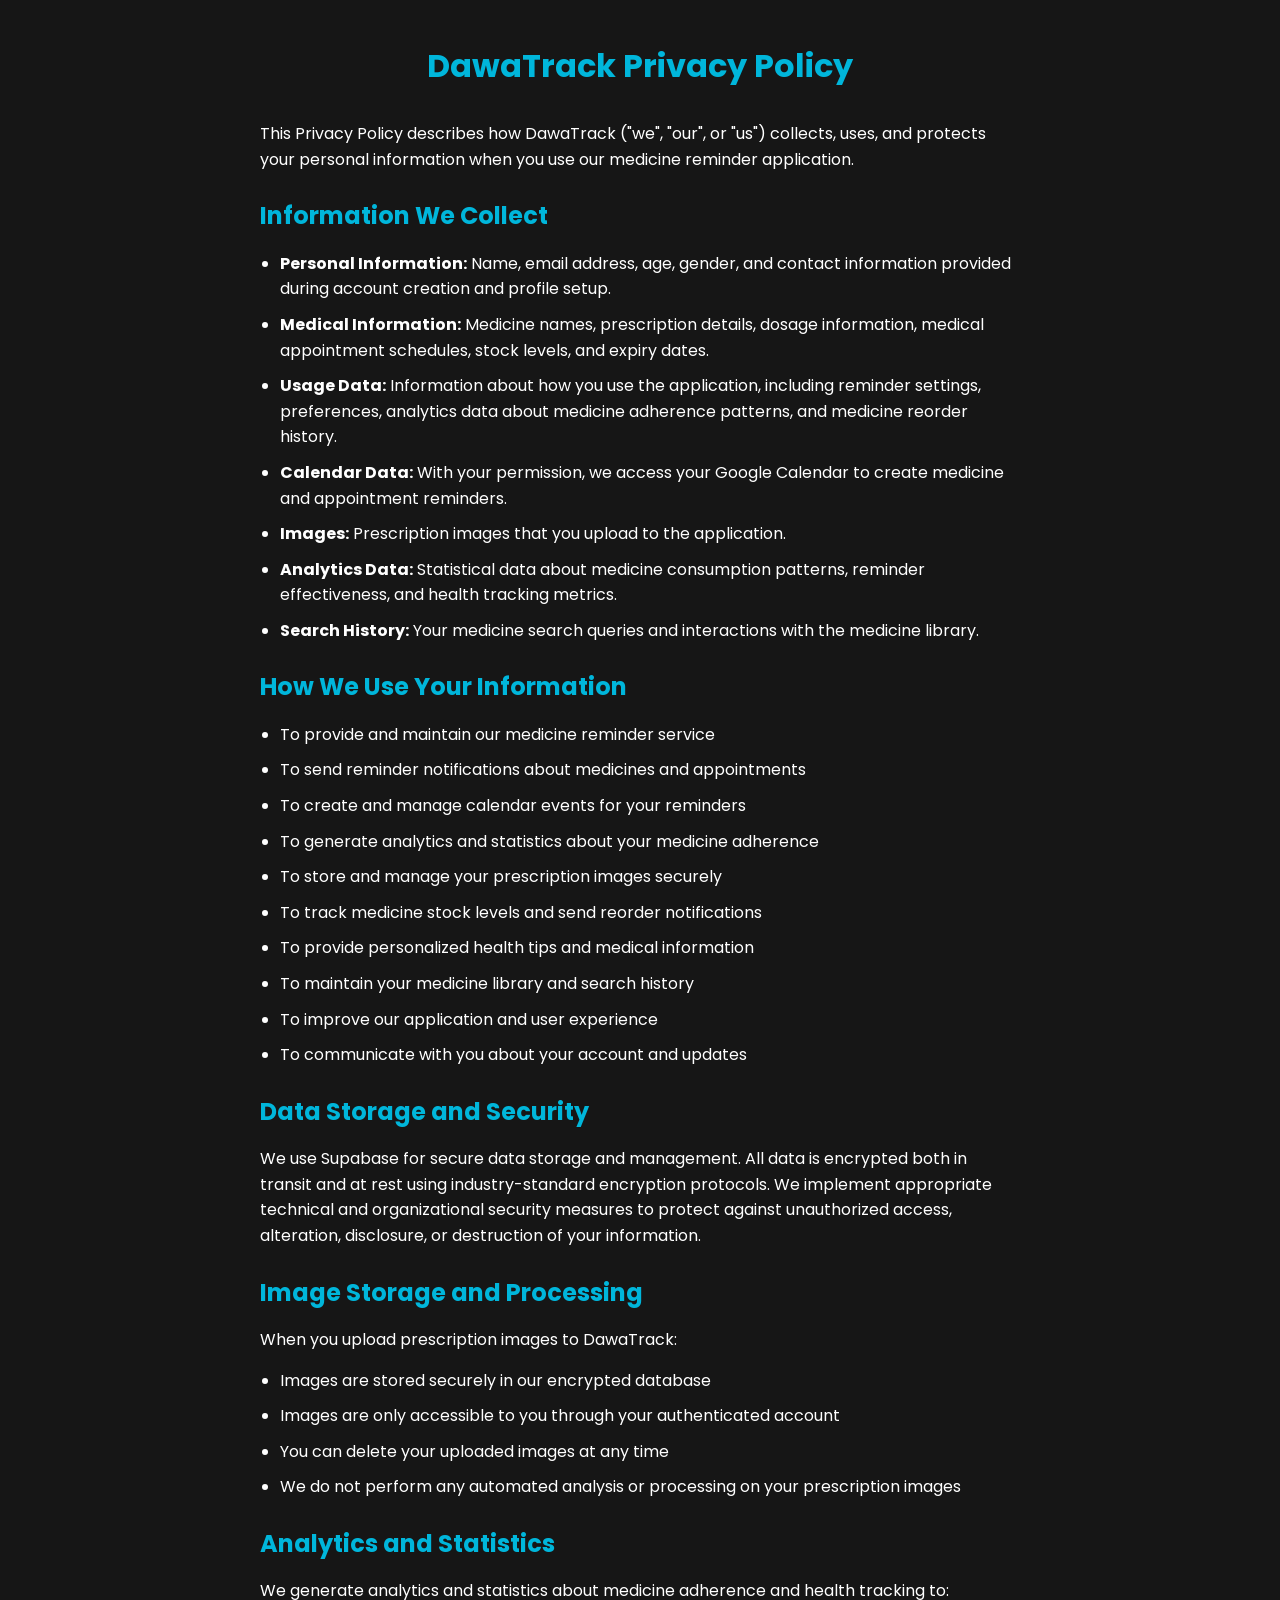
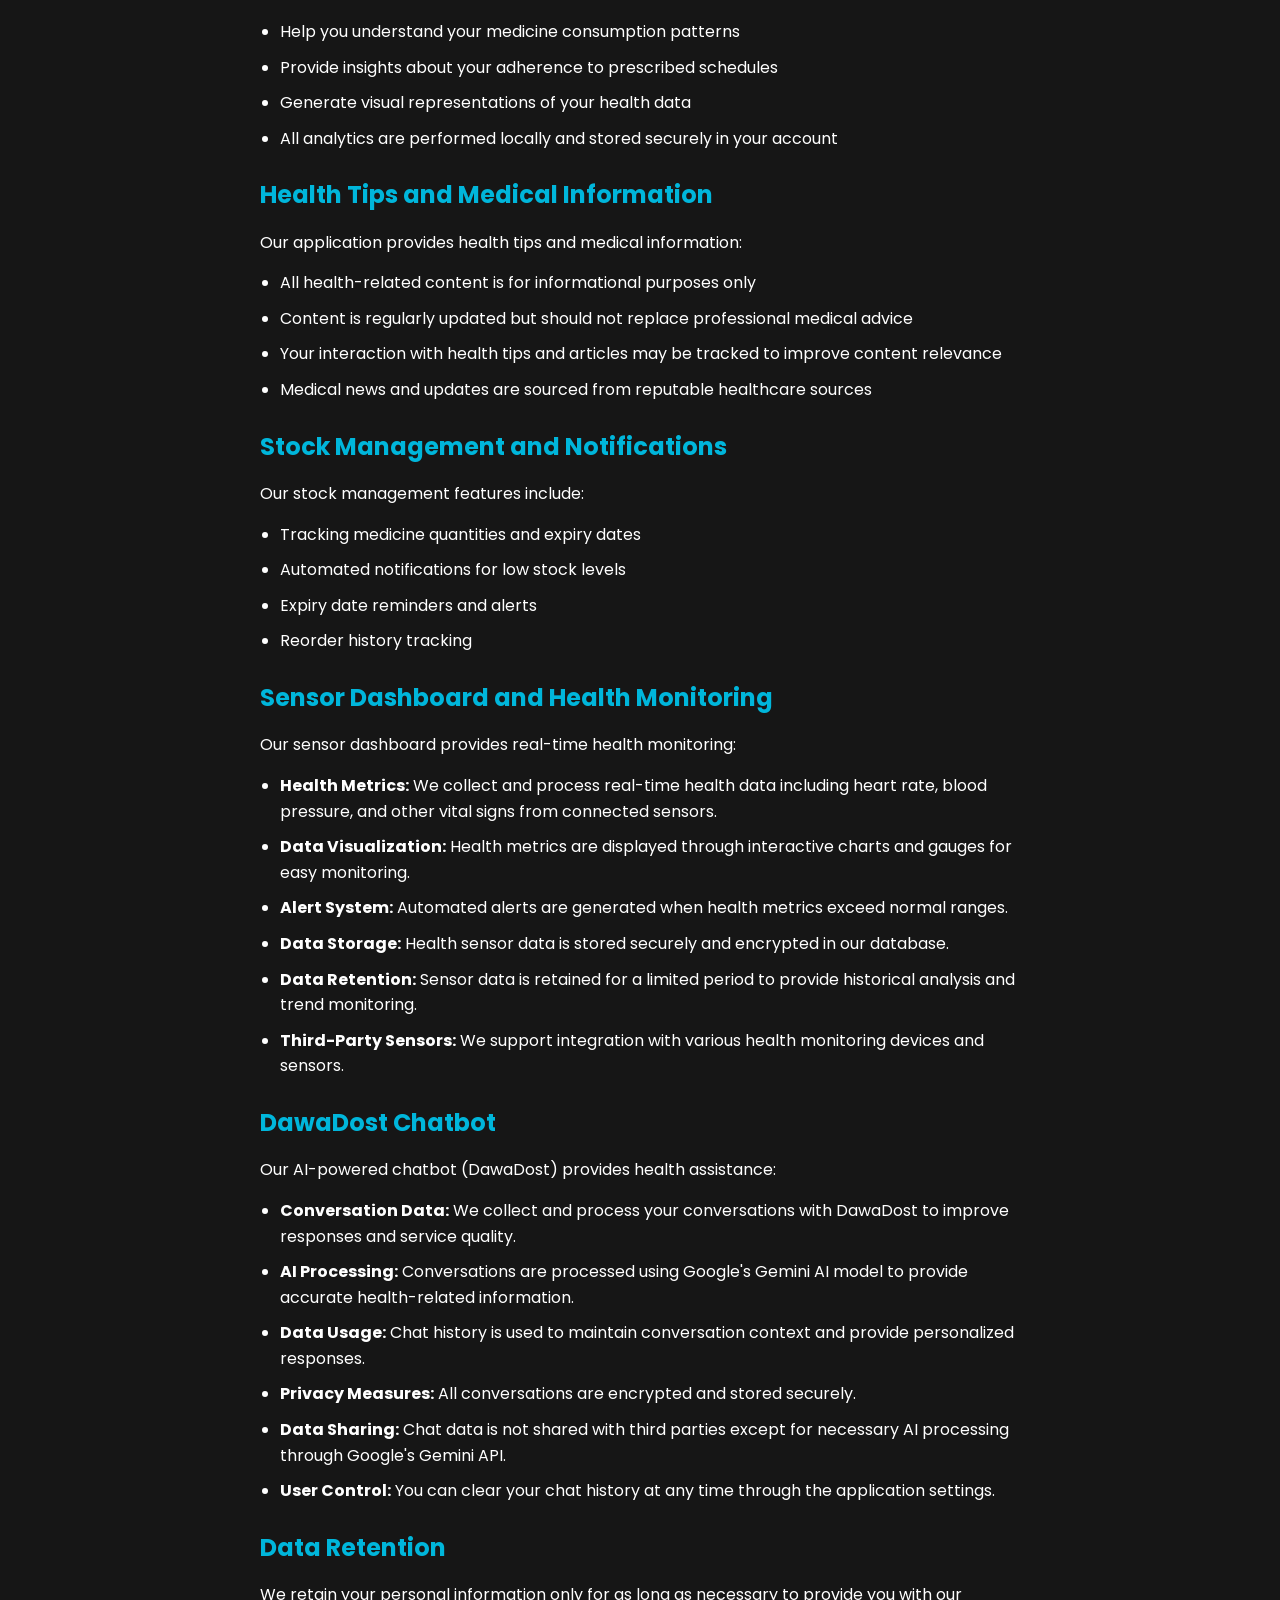
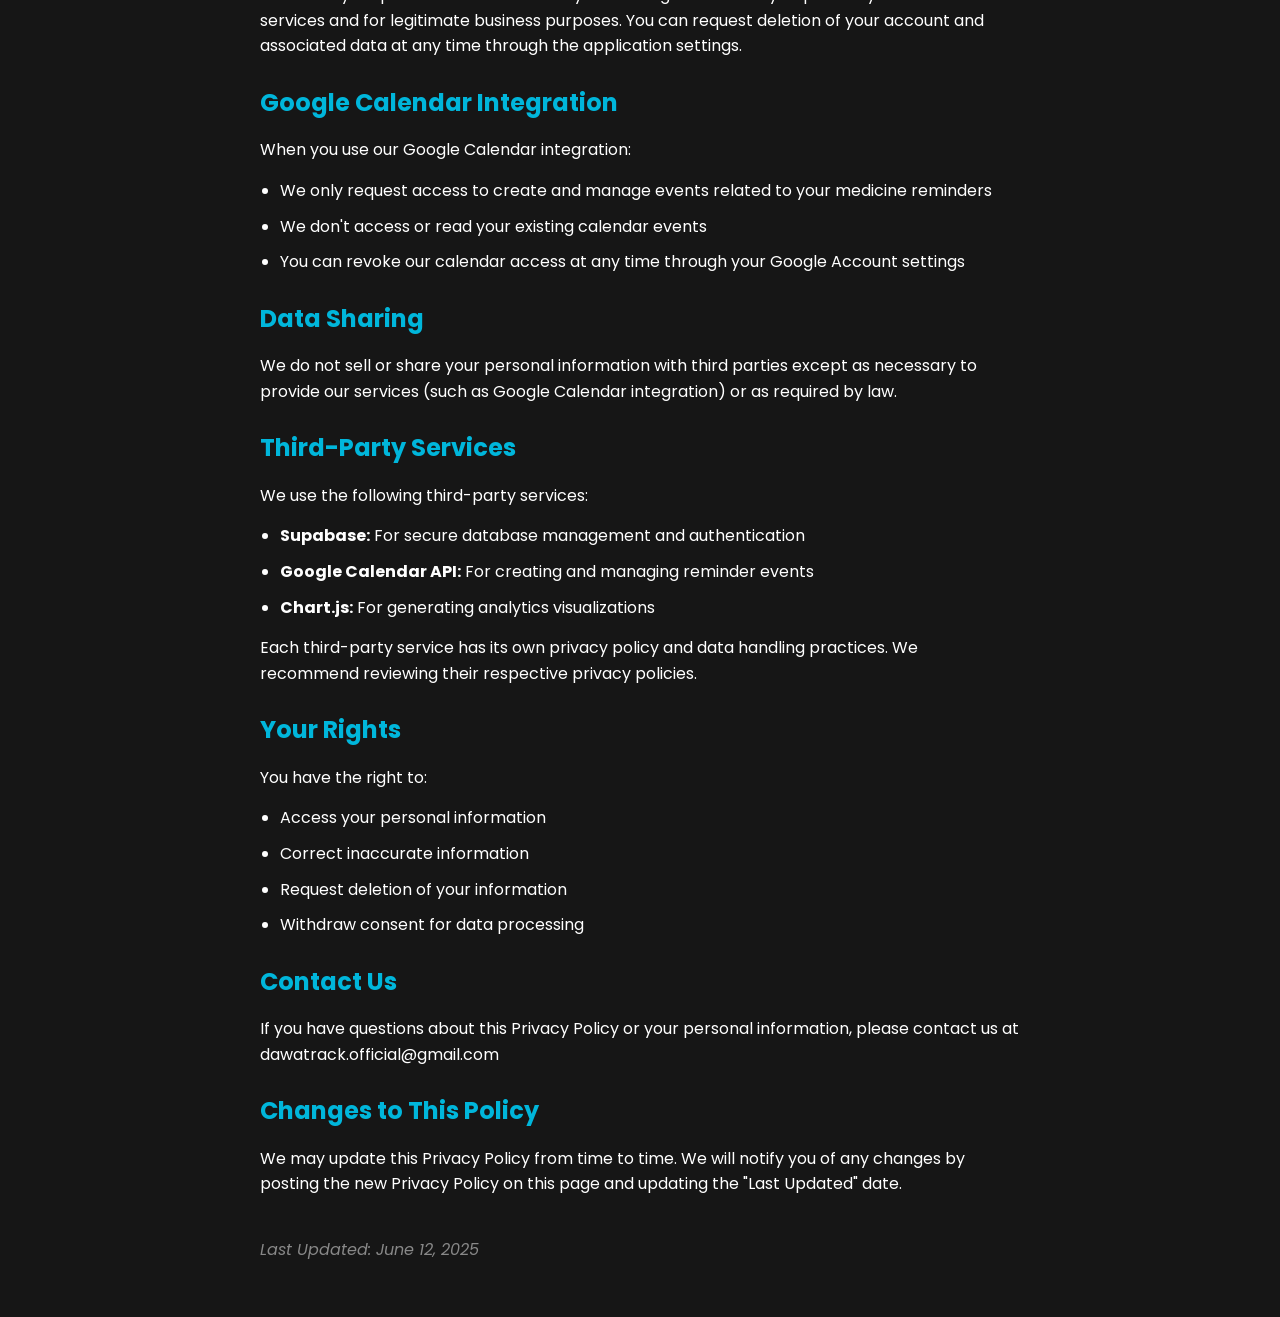
<file: privacy_policy.html>
<!DOCTYPE html>
<html lang="en">
<head>
    <meta charset="UTF-8">
    <meta name="viewport" content="width=device-width, initial-scale=1.0">
    <title>Privacy Policy - DawaTrack</title>
    <link href="https://fonts.googleapis.com/css2?family=Poppins:wght@300;400;500;600&display=swap" rel="stylesheet">
    <style>
        :root {
            --primary-color: #00b6db;
            --background-color: #161616;
            --text-color: #ffffff;
            --card-bg: #242424;
        }

        * {
            margin: 0;
            padding: 0;
            box-sizing: border-box;
            font-family: 'Poppins', sans-serif;
        }

        body {
            background-color: var(--background-color);
            color: var(--text-color);
            line-height: 1.6;
            padding: 20px;
        }

        .container {
            max-width: 800px;
            margin: 0 auto;
            padding: 20px;
        }

        h1 {
            color: var(--primary-color);
            margin-bottom: 30px;
            text-align: center;
        }

        h2 {
            color: var(--primary-color);
            margin: 25px 0 15px;
        }

        p {
            margin-bottom: 15px;
        }

        ul {
            margin-bottom: 15px;
            padding-left: 20px;
        }

        li {
            margin-bottom: 10px;
        }

        .last-updated {
            margin-top: 40px;
            font-style: italic;
            color: #888;
        }
    </style>
</head>
<body>
    <div class="container">
        <h1>DawaTrack Privacy Policy</h1>

        <p>This Privacy Policy describes how DawaTrack ("we", "our", or "us") collects, uses, and protects your personal information when you use our medicine reminder application.</p>

        <h2>Information We Collect</h2>
        <ul>
            <li><strong>Personal Information:</strong> Name, email address, age, gender, and contact information provided during account creation and profile setup.</li>
            <li><strong>Medical Information:</strong> Medicine names, prescription details, dosage information, medical appointment schedules, stock levels, and expiry dates.</li>
            <li><strong>Usage Data:</strong> Information about how you use the application, including reminder settings, preferences, analytics data about medicine adherence patterns, and medicine reorder history.</li>
            <li><strong>Calendar Data:</strong> With your permission, we access your Google Calendar to create medicine and appointment reminders.</li>
            <li><strong>Images:</strong> Prescription images that you upload to the application.</li>
            <li><strong>Analytics Data:</strong> Statistical data about medicine consumption patterns, reminder effectiveness, and health tracking metrics.</li>
            <li><strong>Search History:</strong> Your medicine search queries and interactions with the medicine library.</li>
        </ul>

        <h2>How We Use Your Information</h2>
        <ul>
            <li>To provide and maintain our medicine reminder service</li>
            <li>To send reminder notifications about medicines and appointments</li>
            <li>To create and manage calendar events for your reminders</li>
            <li>To generate analytics and statistics about your medicine adherence</li>
            <li>To store and manage your prescription images securely</li>
            <li>To track medicine stock levels and send reorder notifications</li>
            <li>To provide personalized health tips and medical information</li>
            <li>To maintain your medicine library and search history</li>
            <li>To improve our application and user experience</li>
            <li>To communicate with you about your account and updates</li>
        </ul>

        <h2>Data Storage and Security</h2>
        <p>We use Supabase for secure data storage and management. All data is encrypted both in transit and at rest using industry-standard encryption protocols. We implement appropriate technical and organizational security measures to protect against unauthorized access, alteration, disclosure, or destruction of your information.</p>

        <h2>Image Storage and Processing</h2>
        <p>When you upload prescription images to DawaTrack:</p>
        <ul>
            <li>Images are stored securely in our encrypted database</li>
            <li>Images are only accessible to you through your authenticated account</li>
            <li>You can delete your uploaded images at any time</li>
            <li>We do not perform any automated analysis or processing on your prescription images</li>
        </ul>

        <h2>Analytics and Statistics</h2>
        <p>We generate analytics and statistics about medicine adherence and health tracking to:</p>
        <ul>
            <li>Help you understand your medicine consumption patterns</li>
            <li>Provide insights about your adherence to prescribed schedules</li>
            <li>Generate visual representations of your health data</li>
            <li>All analytics are performed locally and stored securely in your account</li>
        </ul>

        <h2>Health Tips and Medical Information</h2>
        <p>Our application provides health tips and medical information:</p>
        <ul>
            <li>All health-related content is for informational purposes only</li>
            <li>Content is regularly updated but should not replace professional medical advice</li>
            <li>Your interaction with health tips and articles may be tracked to improve content relevance</li>
            <li>Medical news and updates are sourced from reputable healthcare sources</li>
        </ul>

        <h2>Stock Management and Notifications</h2>
        <p>Our stock management features include:</p>
        <ul>
            <li>Tracking medicine quantities and expiry dates</li>
            <li>Automated notifications for low stock levels</li>
            <li>Expiry date reminders and alerts</li>
            <li>Reorder history tracking</li>
        </ul>

        <h2>Sensor Dashboard and Health Monitoring</h2>
        <p>Our sensor dashboard provides real-time health monitoring:</p>
        <ul>
            <li><strong>Health Metrics:</strong> We collect and process real-time health data including heart rate, blood pressure, and other vital signs from connected sensors.</li>
            <li><strong>Data Visualization:</strong> Health metrics are displayed through interactive charts and gauges for easy monitoring.</li>
            <li><strong>Alert System:</strong> Automated alerts are generated when health metrics exceed normal ranges.</li>
            <li><strong>Data Storage:</strong> Health sensor data is stored securely and encrypted in our database.</li>
            <li><strong>Data Retention:</strong> Sensor data is retained for a limited period to provide historical analysis and trend monitoring.</li>
            <li><strong>Third-Party Sensors:</strong> We support integration with various health monitoring devices and sensors.</li>
        </ul>

        <h2>DawaDost Chatbot</h2>
        <p>Our AI-powered chatbot (DawaDost) provides health assistance:</p>
        <ul>
            <li><strong>Conversation Data:</strong> We collect and process your conversations with DawaDost to improve responses and service quality.</li>
            <li><strong>AI Processing:</strong> Conversations are processed using Google's Gemini AI model to provide accurate health-related information.</li>
            <li><strong>Data Usage:</strong> Chat history is used to maintain conversation context and provide personalized responses.</li>
            <li><strong>Privacy Measures:</strong> All conversations are encrypted and stored securely.</li>
            <li><strong>Data Sharing:</strong> Chat data is not shared with third parties except for necessary AI processing through Google's Gemini API.</li>
            <li><strong>User Control:</strong> You can clear your chat history at any time through the application settings.</li>
        </ul>

        <h2>Data Retention</h2>
        <p>We retain your personal information only for as long as necessary to provide you with our services and for legitimate business purposes. You can request deletion of your account and associated data at any time through the application settings.</p>

        <h2>Google Calendar Integration</h2>
        <p>When you use our Google Calendar integration:</p>
        <ul>
            <li>We only request access to create and manage events related to your medicine reminders</li>
            <li>We don't access or read your existing calendar events</li>
            <li>You can revoke our calendar access at any time through your Google Account settings</li>
        </ul>

        <h2>Data Sharing</h2>
        <p>We do not sell or share your personal information with third parties except as necessary to provide our services (such as Google Calendar integration) or as required by law.</p>

        <h2>Third-Party Services</h2>
        <p>We use the following third-party services:</p>
        <ul>
            <li><strong>Supabase:</strong> For secure database management and authentication</li>
            <li><strong>Google Calendar API:</strong> For creating and managing reminder events</li>
            <li><strong>Chart.js:</strong> For generating analytics visualizations</li>
        </ul>
        <p>Each third-party service has its own privacy policy and data handling practices. We recommend reviewing their respective privacy policies.</p>

        <h2>Your Rights</h2>
        <p>You have the right to:</p>
        <ul>
            <li>Access your personal information</li>
            <li>Correct inaccurate information</li>
            <li>Request deletion of your information</li>
            <li>Withdraw consent for data processing</li>
        </ul>

        <h2>Contact Us</h2>
        <p>If you have questions about this Privacy Policy or your personal information, please contact us at dawatrack.official@gmail.com</p>

        <h2>Changes to This Policy</h2>
        <p>We may update this Privacy Policy from time to time. We will notify you of any changes by posting the new Privacy Policy on this page and updating the "Last Updated" date.</p>

        <p class="last-updated">Last Updated: June 12, 2025</p>
    </div>
</body>
</html>
</file>
